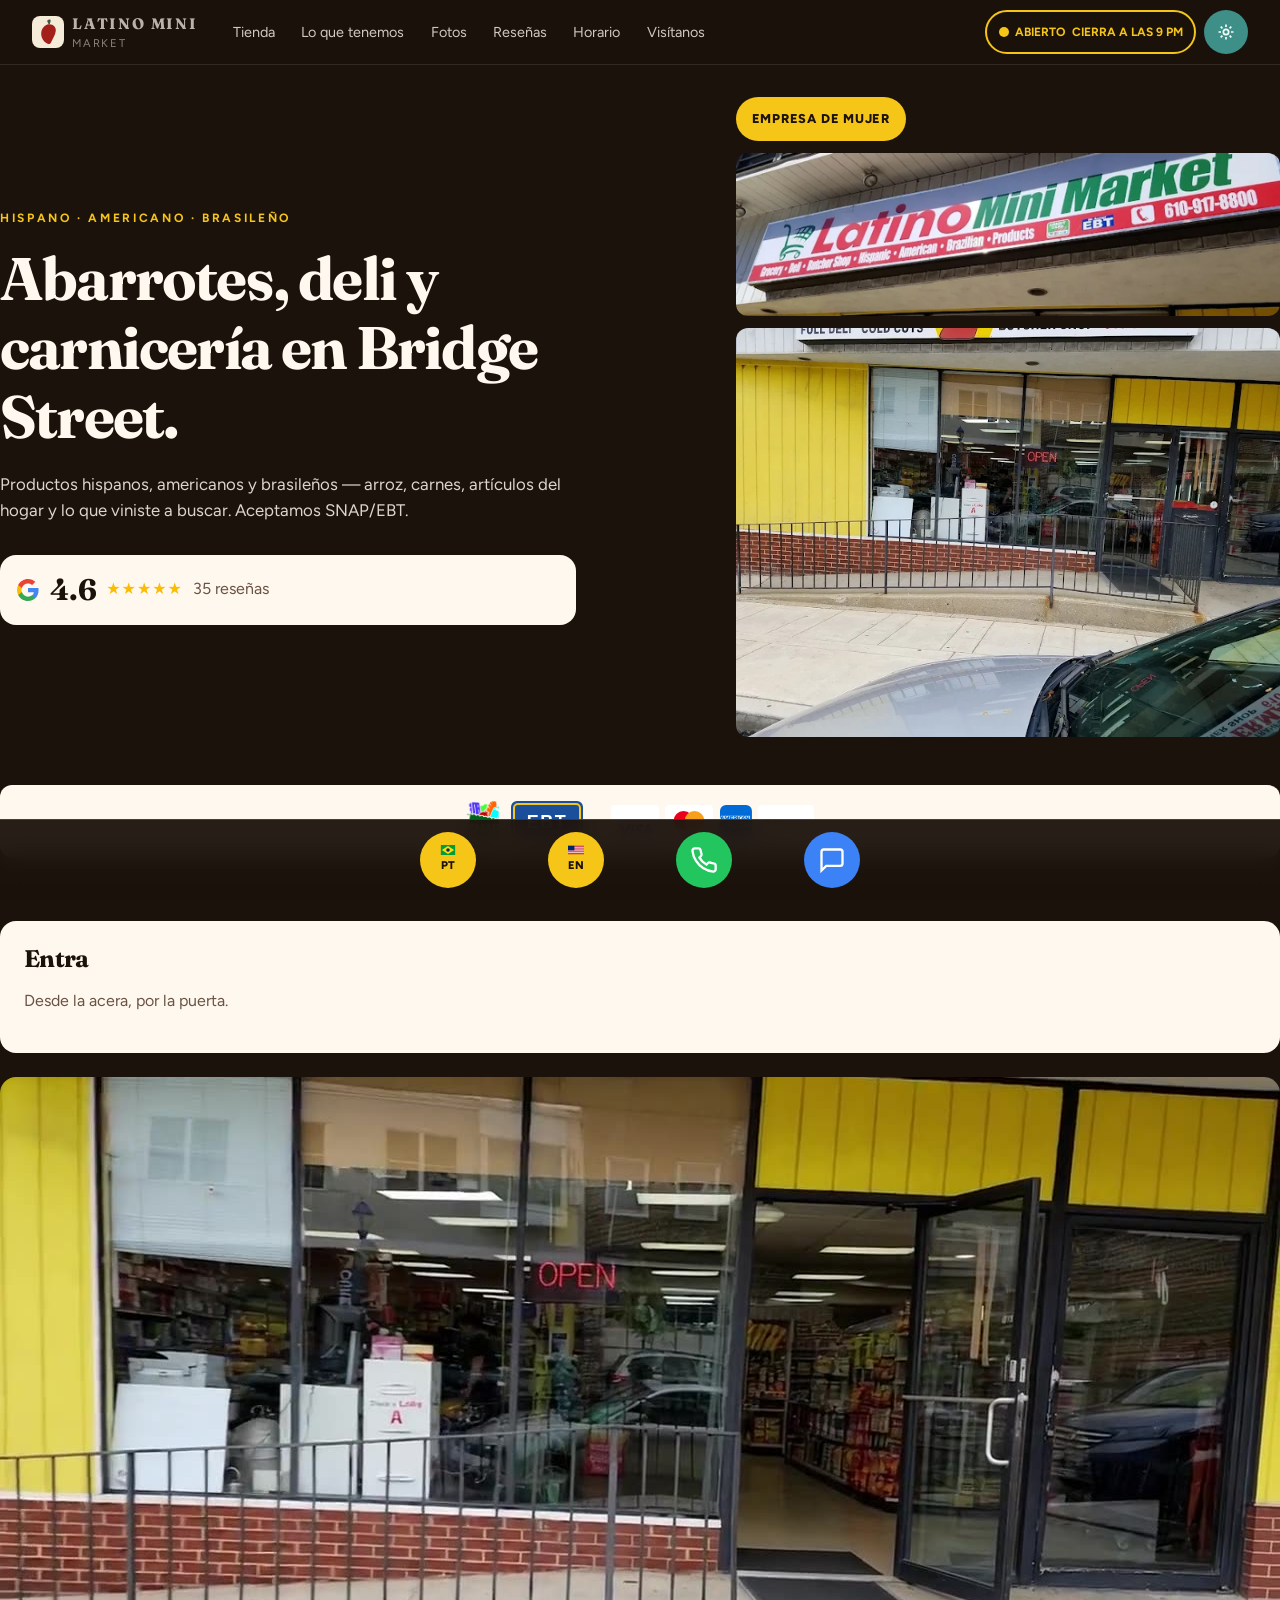
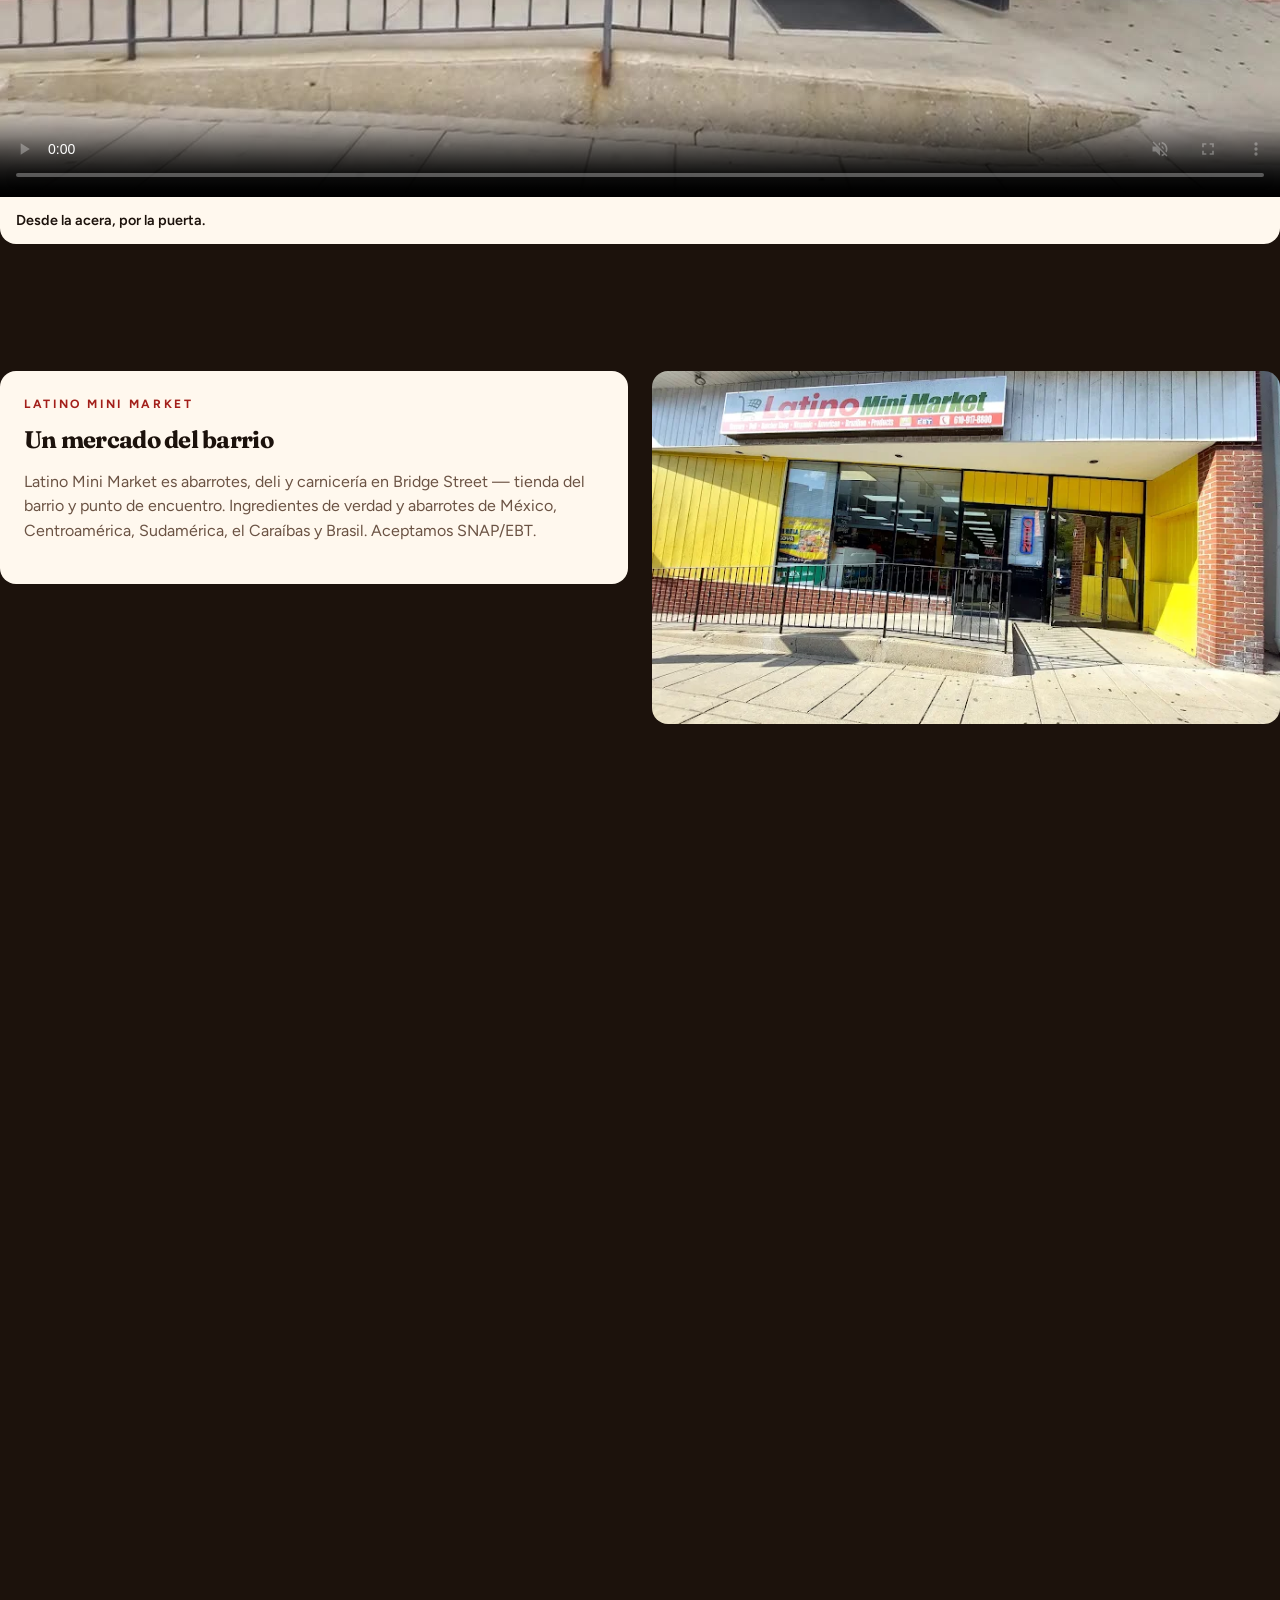
<file: docs/index.html>
<!DOCTYPE html>
<html lang="es" translate="no" class="notranslate">
  <!-- latino-mini-market pages 20260918d -->
  <head>
    <meta charset="utf-8" />
    <meta name="viewport" content="width=device-width, initial-scale=1" />
    <title>Latino Mini Market | Grocery, Deli & Butcher in Phoenixville, PA</title>
    <meta
      name="description"
      content="Hispanic, American, and Brazilian grocery on Bridge Street. SNAP/EBT welcome. Fresh produce, carnicería, and imports. Open 9 AM–9 PM daily. 317 Bridge St · (610) 917-8800."
    />
    <meta name="robots" content="index, follow, max-image-preview:large" />
    <meta name="google" content="notranslate" />
    <meta name="theme-color" content="#a31f1a" />
    <meta name="author" content="Latino Mini Market" />
    <meta name="geo.region" content="US-PA" />
    <meta name="geo.placename" content="Phoenixville" />
    <meta name="geo.position" content="40.1336;-75.5159" />
    <meta name="ICBM" content="40.1336, -75.5159" />
    <link rel="canonical" href="https://sysopx786.github.io/latino-mini-market/" />
    <link rel="icon" type="image/svg+xml" href="favicon.svg" />
    <link rel="apple-touch-icon" href="og.jpg" />
    <meta property="og:type" content="website" />
    <meta property="og:locale" content="es_US" />
    <meta property="og:locale:alternate" content="en_US" />
    <meta property="og:locale:alternate" content="pt_BR" />
    <meta property="og:site_name" content="Latino Mini Market" />
    <meta property="og:title" content="Latino Mini Market | Grocery, Deli & Butcher in Phoenixville, PA" />
    <meta
      property="og:description"
      content="Hispanic, American, and Brazilian grocery on Bridge Street. SNAP/EBT welcome. Open 9 AM–9 PM daily."
    />
    <meta property="og:url" content="https://sysopx786.github.io/latino-mini-market/" />
    <meta property="og:image" content="https://sysopx786.github.io/latino-mini-market/og.jpg" />
    <meta property="og:image:width" content="1200" />
    <meta property="og:image:height" content="630" />
    <meta property="og:image:alt" content="Latino Mini Market storefront in Phoenixville, Pennsylvania" />
    <meta name="twitter:card" content="summary_large_image" />
    <meta name="twitter:title" content="Latino Mini Market | Grocery, Deli & Butcher in Phoenixville, PA" />
    <meta
      name="twitter:description"
      content="Hispanic, American, and Brazilian grocery on Bridge Street. SNAP/EBT welcome. Open 9 AM–9 PM daily."
    />
    <meta name="twitter:image" content="https://sysopx786.github.io/latino-mini-market/og.jpg" />
    <link rel="preload" as="image" href="images/sign-hero.webp" fetchpriority="high" />
    <link rel="preconnect" href="https://fonts.googleapis.com" />
    <link rel="preconnect" href="https://fonts.gstatic.com" crossorigin />
    <link
      rel="stylesheet"
      href="https://fonts.googleapis.com/css2?family=Figtree:ital,wght@0,400;0,500;0,600;1,400&family=Fraunces:opsz,wght@9..144,500;9..144,600&display=swap"
    />
    <link rel="stylesheet" href="styles.css?v=20260919a" />
    <script type="application/ld+json">
    {
      "@context": "https://schema.org",
      "@type": "GroceryStore",
      "@id": "https://sysopx786.github.io/latino-mini-market/#store",
      "name": "Latino Mini Market",
      "legalName": "Alaia Business Corp",
      "alternateName": "LATINO MINI MARKET",
      "url": "https://sysopx786.github.io/latino-mini-market/",
      "image": [
        "https://sysopx786.github.io/latino-mini-market/images/storefront.webp",
        "https://sysopx786.github.io/latino-mini-market/images/sign.webp",
        "https://sysopx786.github.io/latino-mini-market/og.jpg"
      ],
      "logo": "https://sysopx786.github.io/latino-mini-market/favicon.svg",
      "telephone": "+16109178800",
      "priceRange": "$",
      "currenciesAccepted": "USD",
      "paymentAccepted": "Cash, Credit Card, Debit Card, SNAP, EBT",
      "address": {
        "@type": "PostalAddress",
        "streetAddress": "317 Bridge Street",
        "addressLocality": "Phoenixville",
        "addressRegion": "PA",
        "postalCode": "19460",
        "addressCountry": "US"
      },
      "geo": { "@type": "GeoCoordinates", "latitude": 40.1336, "longitude": -75.5159 },
      "hasMap": "https://www.google.com/maps/search/?api=1&query=Latinominimarket+317+Bridge+St+Phoenixville+PA+19460",
      "areaServed": { "@type": "City", "name": "Phoenixville" },
      "openingHours": "Mo-Su 09:00-21:00",
      "openingHoursSpecification": [
        { "@type": "OpeningHoursSpecification", "dayOfWeek": ["Monday","Tuesday","Wednesday","Thursday","Friday","Saturday","Sunday"], "opens": "09:00", "closes": "21:00" }
      ],
      "aggregateRating": {
        "@type": "AggregateRating",
        "ratingValue": 4.6,
        "reviewCount": 35,
        "bestRating": 5,
        "worstRating": 1
      }
    }
    </script>
  </head>
  <body>
    <a class="skip" href="#hero">Saltar al contenido</a>
    <noscript>
      <p>Latino Mini Market — 317 Bridge Street, Phoenixville, PA 19460. (610) 917-8800. Open 9 AM–9 PM daily. SNAP/EBT accepted.</p>
    </noscript>
    <header class="header">
      <div class="wrap header-row">
        <a class="brand" href="#top">
          <svg class="mark" viewBox="0 0 32 32" aria-hidden="true">
            <rect width="32" height="32" rx="8" fill="#f4ebd8"/>
            <path d="M15.2 5.2c.2-1.4 1.6-2.2 2.8-1.6.6.3.8 1 .6 1.7L17.8 8c-.4.2-.9.2-1.3 0l-1.3-2.8z" fill="#3d5a40"/>
            <path d="M16.6 8.2c-3.2.4-6.4 3.4-7.2 7.4-1 5.2 1.6 10.2 6.2 12.2 1.4.6 2.8.2 3.4-1.2 1.8-4.2 4.6-8.2 4.8-12.2.2-3.2-2.4-6.6-7.2-6.2z" fill="#a31f1a"/>
          </svg>
          <span><b>Latino Mini</b><span>Market</span></span>
        </a>
        <nav id="nav" class="nav" aria-label="Primary"></nav>
        <div id="status" class="status"></div>
        <button id="ask-btn" class="ask-btn" type="button" aria-label="Ask">
          <svg width="20" height="20" viewBox="0 0 24 24" fill="none" stroke="currentColor" stroke-width="2"><path d="M12 3v3M12 18v3M3 12h3M18 12h3M5.6 5.6l2.1 2.1M16.3 16.3l2.1 2.1M18.4 5.6l-2.1 2.1M7.7 16.3l-2.1 2.1"/><circle cx="12" cy="12" r="3.2"/></svg>
        </button>
        <button id="menu-btn" class="menu-btn" type="button" aria-label="Menu">
          <svg width="22" height="22" viewBox="0 0 24 24" fill="none" stroke="currentColor" stroke-width="2"><path d="M4 7h16M4 12h16M4 17h16"/></svg>
        </button>
      </div>
      <div id="drawer" class="drawer wrap"></div>
    </header>

    <main id="top">
      <section class="hero wrap" id="hero"></section>
      <div id="facts" class="facts wrap"></div>
      <section class="section wrap" id="entrance">
        <div class="card" id="video-head"></div>
        <div class="video-grid" id="videos"></div>
      </section>
      <section class="section wrap grid-2" id="about"></section>
      <section class="section wrap" id="shop">
        <div class="card" id="shop-head"></div>
        <div class="depts" id="depts"></div>
        <div class="card" id="pantry-head" style="margin-top: 3rem"></div>
        <ul class="gallery pantry-shots" id="pantry-shots"></ul>
        <div class="card" id="stock-intro" style="margin-top: 3rem"></div>
        <div class="stock-grid" id="stock"></div>
      </section>
      <section class="section wrap" id="photos">
        <div class="card" id="photos-head"></div>
        <div id="gallery-sections"></div>
      </section>
      <section class="section paper" id="reviews">
        <div class="wrap">
          <div id="reviews-head"></div>
          <div class="grid-2" style="margin-top: 2.5rem; align-items: start">
            <div class="g-card" id="gcard"></div>
            <div>
              <div id="review-list" class="reviews"></div>
              <button id="more" class="more" type="button"></button>
            </div>
          </div>
        </div>
      </section>
      <section class="section wrap grid-2" id="hours">
        <div class="card" id="hours-card"></div>
        <div class="card" id="visit"></div>
      </section>
    </main>

    <footer class="footer wrap" id="footer"></footer>
    <div class="dock"><div class="dock-row" id="dock"></div></div>
    <div id="lightbox" hidden>
      <div class="lb-bar">
        <p id="lb-count"></p>
        <button id="lb-close" class="lb-close" type="button" aria-label="Close">
          <svg width="22" height="22" viewBox="0 0 24 24" fill="none" stroke="currentColor" stroke-width="2"><path d="M18 6 6 18M6 6l12 12"/></svg>
        </button>
      </div>
      <div class="lb-stage" id="lb-stage">
        <button id="lb-prev" class="lb-nav lb-prev" type="button" aria-label="Previous">
          <svg width="24" height="24" viewBox="0 0 24 24" fill="none" stroke="currentColor" stroke-width="2"><path d="M15 18 9 12l6-6"/></svg>
        </button>
        <img id="lb-img" alt="" />
        <button id="lb-next" class="lb-nav lb-next" type="button" aria-label="Next">
          <svg width="24" height="24" viewBox="0 0 24 24" fill="none" stroke="currentColor" stroke-width="2"><path d="m9 18 6-6-6-6"/></svg>
        </button>
      </div>
      <div class="lb-cap"><div id="lb-desc"></div></div>
    </div>
    <script src="data.js?v=20260919a"></script>
    <script src="app.js?v=20260919a"></script>
  </body>
</html>
</file>
<file: docs/styles.css>
:root {
  --bg: #f4ebd8;
  --surface: #fff8ee;
  --fg: #1c120c;
  --muted: #6b5344;
  --primary: #a31f1a;
  --primary-fg: #fff8ee;
  --signal: #f5c518;
  --signal-fg: #1c120c;
  --call: #22c55e;
  --sms: #3b82f6;
  --ask: #3d8f88;
  --ask-fg: #f4fffd;
  --google: #fbbc04;
  --card: #ffffff;
  --success: #3d5a40;
  --display: "Fraunces", Georgia, serif;
  --sans: "Figtree", system-ui, sans-serif;
  --dock: calc(5.75rem + env(safe-area-inset-bottom, 0px));
}
* { box-sizing: border-box; }
html { scroll-behavior: smooth; overflow-x: clip; }
body {
  margin: 0;
  font-family: var(--sans);
  background: var(--fg);
  color: var(--primary-fg);
  line-height: 1.55;
  padding-bottom: var(--dock);
  overflow-x: clip;
}
.skip {
  position: absolute;
  left: -999px;
  top: 0;
  z-index: 80;
  padding: 0.75rem 1rem;
  background: var(--signal);
  color: var(--signal-fg);
  font-weight: 700;
}
.skip:focus { left: 1rem; top: 1rem; }
#stock, #ask { scroll-margin-top: 5rem; }
#entrance, #shop, #photos, #reviews, #hours {
  content-visibility: auto;
  contain-intrinsic-size: 1px 2400px;
}
h1, h2, h3, h4 { font-family: var(--display); letter-spacing: -0.03em; line-height: 1.15; margin: 0; }
img { max-width: 100%; display: block; }
a { color: inherit; }
button { font: inherit; cursor: pointer; border: 0; background: none; color: inherit; }
.wrap { width: 100%; max-width: 80rem; margin: 0 auto; padding: 0 1rem; }
@media (min-width: 640px) { .wrap { padding: 0 1.5rem; } }
@media (min-width: 1024px) { .wrap { padding: 0 2rem; } }
.header {
  position: sticky; top: 0; z-index: 40;
  background: rgb(28 18 12 / 0.95);
  border-bottom: 1px solid rgb(255 248 238 / 0.1);
  backdrop-filter: blur(12px);
}
.header-row { display: flex; align-items: center; gap: 0.5rem; height: 4rem; }
.brand { display: flex; min-width: 0; align-items: center; gap: 0.5rem; text-decoration: none; color: var(--primary-fg); }
.brand .mark { width: 2rem; height: 2rem; flex-shrink: 0; }
.brand b { display: block; font-family: var(--display); font-size: 0.95rem; text-transform: uppercase; }
.brand span { display: block; font-size: 0.7rem; letter-spacing: 0.16em; text-transform: uppercase; opacity: 0.7; }
.nav { display: none; gap: 0.25rem; margin-left: 1rem; }
.nav a { padding: 0.5rem 0.7rem; text-decoration: none; font-size: 0.9rem; color: rgb(255 248 238 / 0.8); }
@media (min-width: 1024px) { .nav { display: flex; } .menu-btn { display: none; } }
.menu-btn { width: 2.75rem; height: 2.75rem; flex-shrink: 0; }
.ask-btn {
  width: 2.75rem; height: 2.75rem; flex-shrink: 0; border-radius: 999px;
  background: var(--ask); color: var(--ask-fg);
  display: inline-flex; align-items: center; justify-content: center;
}
.status {
  display: inline-flex; align-items: center; gap: 0.4rem;
  height: 2.75rem; padding: 0 0.7rem; margin-left: auto;
  border: 2px solid var(--signal); border-radius: 999px;
  color: var(--signal); font-weight: 700; font-size: 0.75rem;
  text-transform: uppercase; animation: flash 1.05s ease-in-out infinite;
  white-space: nowrap;
}
.status.closed { background: var(--signal); color: var(--signal-fg); }
.status-dot { width: 0.65rem; height: 0.65rem; border-radius: 999px; background: var(--signal); animation: pulse 1.05s ease-in-out infinite; }
@keyframes flash {
  0%, 100% { box-shadow: 0 0 0 0 rgb(245 197 24 / 0.85); }
  50% { box-shadow: 0 0 0 16px rgb(245 197 24 / 0); }
}
@keyframes pulse { 50% { opacity: 0.35; transform: scale(0.72); } }
.drawer { display: none; padding: 0.75rem 1rem 1.25rem; background: var(--bg); color: var(--fg); }
.drawer.open { display: grid; gap: 0.15rem; }
.drawer-bar { display: flex; align-items: center; justify-content: space-between; gap: 0.75rem; margin: 0 -0.25rem 0.25rem; }
.drawer-bar a, .drawer-bar button { min-height: 2.75rem; font-weight: 700; }
.drawer a { padding: 0.75rem; text-decoration: none; border-radius: 8px; color: var(--fg); }
.drawer-actions { display: grid; grid-template-columns: 1fr 1fr 1fr; gap: 0.5rem; margin-top: 0.75rem; }
.drawer-actions a { display: flex; min-height: 2.75rem; align-items: center; justify-content: center; font-size: 0.75rem; font-weight: 700; color: #fff; }
.drawer-actions .call { background: var(--call); }
.drawer-actions .sms { background: var(--sms); }
.drawer-actions .dir { background: var(--primary); }
.drawer-meta { margin: 0.75rem 0 0; font-size: 0.875rem; color: var(--muted); }
.hero { padding: 2rem 0 3rem; }
.hero-grid { display: grid; gap: 1.75rem; width: 100%; }
.hero-photo { width: 100%; max-width: 22rem; margin-inline: auto; }
.hero-copy { min-width: 0; }
.hero-copy .kicker { margin-top: 0; }
@media (min-width: 768px) {
  .hero-grid {
    grid-template-columns: minmax(0, 1.15fr) minmax(16rem, 0.9fr);
    align-items: center;
    gap: 2.5rem;
  }
  .hero-copy { order: 1; }
  .hero-photo { order: 2; max-width: none; margin: 0; }
  .hero h1, .lede, .g-pill { max-width: none; }
}
.owned-hero {
  display: inline-flex; align-items: center; min-height: 2.75rem;
  margin: 0 0 0.75rem; padding: 0 1rem; border-radius: 999px;
  background: var(--signal); color: var(--signal-fg);
  font-size: 0.8rem; font-weight: 800; letter-spacing: 0.06em; text-transform: uppercase;
}
.sign { width: 100%; border-radius: 12px; overflow: hidden; background: var(--fg); }
.sign img { width: 100%; height: auto; display: block; }
.hero-entrance img { aspect-ratio: 4 / 3; object-fit: cover; object-position: center 65%; }
.kicker { margin-top: 2rem; font-size: 0.75rem; font-weight: 700; letter-spacing: 0.22em; text-transform: uppercase; color: var(--signal); }
.hero h1 { margin-top: 1rem; max-width: 40rem; font-size: clamp(2rem, 5vw, 3.75rem); }
.lede { margin-top: 1.25rem; max-width: 36rem; font-size: 1.05rem; color: rgb(255 248 238 / 0.85); }
.g-pill {
  margin-top: 2rem; display: flex; align-items: center; gap: 0.6rem;
  max-width: 36rem; padding: 0.75rem 1rem; border-radius: 1rem;
  background: var(--surface); color: var(--fg); text-decoration: none;
}
.g-pill b { font-family: var(--display); font-size: 1.85rem; }
.stars { color: var(--google); letter-spacing: 1px; }
.facts {
  border-radius: 12px;
  background: var(--surface);
  color: var(--fg);
  padding: 1rem 1.25rem;
}
.pay-row { display: flex; flex-wrap: wrap; align-items: center; justify-content: center; gap: 1rem 1.75rem; }
.pay-ebt { display: flex; align-items: center; gap: 0.75rem; }
.pay-ebt img { height: 2.5rem; width: auto; }
.pay-cards { display: flex; align-items: center; gap: 0.4rem; list-style: none; margin: 0; padding: 0; }
.pay-cards img { height: 2rem; width: auto; }
.pay-cards img[alt="American Express"] { width: 2rem; height: 2rem; object-fit: cover; border-radius: 6px; }
.video-grid { display: grid; gap: 1rem; margin-top: 1.5rem; }
.video-grid figure { margin: 0; overflow: hidden; border-radius: 16px; background: var(--fg); }
.video-grid video { display: block; width: 100%; aspect-ratio: 16 / 9; background: #000; }
.video-grid figcaption { background: var(--surface); color: var(--fg); padding: 0.75rem 1rem; font-size: 0.9rem; font-weight: 600; }
.section { padding: 4rem 0; }
.grid-2 { display: grid; gap: 1.5rem; }
@media (min-width: 768px) { .grid-2 { grid-template-columns: 1fr 1fr; align-items: start; } }
.photo { width: 100%; border-radius: 16px; object-fit: cover; max-height: 28rem; }
.card { background: var(--surface); color: var(--fg); border-radius: 16px; padding: 1.5rem; }
.owned {
  display: inline-flex; align-items: center; min-height: 2.75rem;
  margin: 0 0 0.75rem; padding: 0 1rem; border-radius: 999px;
  background: var(--surface); color: var(--fg); font-size: 0.875rem; font-weight: 700;
}
.about-photo { margin: 0; }
.depts { display: grid; gap: 1.5rem; margin-top: 2.5rem; }
@media (min-width: 640px) { .depts { grid-template-columns: 1fr 1fr; } }
.dept { overflow: hidden; border-radius: 16px; background: var(--surface); color: var(--fg); }
.dept img { aspect-ratio: 4/3; width: 100%; object-fit: cover; }
.dept div { padding: 1.25rem; }
.muted { color: var(--muted); }
.pills { display: flex; flex-wrap: wrap; gap: 0.5rem; margin: 0; padding: 0; list-style: none; }
.pills li { background: var(--bg); color: var(--fg); border-radius: 999px; padding: 0.35rem 0.75rem; font-size: 0.875rem; }
.stock-grid { display: grid; gap: 1rem; margin-top: 1.5rem; align-items: start; }
@media (min-width: 768px) { .stock-grid { grid-template-columns: 1fr 1fr; } }
.gallery { display: grid; grid-template-columns: 1fr 1fr; gap: 0.75rem; margin-top: 2.5rem; padding: 0; list-style: none; }
@media (min-width: 640px) { .gallery { grid-template-columns: 1fr 1fr 1fr; } }
@media (min-width: 1024px) { .gallery { grid-template-columns: 1fr 1fr 1fr 1fr; } }
.gallery li { margin: 0; background: var(--surface); border-radius: 12px; overflow: hidden; }
.gallery .g-open {
  display: flex; flex-direction: column; width: 100%; height: 100%;
  margin: 0; padding: 0; border: 0; border-radius: 12px; overflow: hidden;
  background: var(--surface); color: inherit; text-align: left; cursor: pointer;
}
.gallery .g-open img, .gallery > li > img { aspect-ratio: 1; width: 100%; object-fit: cover; border-radius: 0; display: block; }
.g-cap {
  display: -webkit-box; -webkit-line-clamp: 2; -webkit-box-orient: vertical; overflow: hidden;
  min-height: 2.5rem; padding: 0.5rem 0.65rem 0.65rem;
  font-size: 0.75rem; font-weight: 600; line-height: 1.3; color: var(--fg);
}
.gallery.tight { margin-top: 1rem; }
.photos-sub { font-family: var(--display); font-size: 1.65rem; font-weight: 600; margin: 2.5rem 0 0; color: var(--primary-fg); }
.pantry-shots { grid-template-columns: 1fr 1fr; }
.pantry-shots img, .pantry-shots .g-open img { aspect-ratio: 3/4; object-position: bottom; }
@media (min-width: 640px) { .pantry-shots { grid-template-columns: 1fr 1fr 1fr; } }
@media (min-width: 1024px) { .pantry-shots { grid-template-columns: repeat(5, 1fr); } }
#lightbox {
  position: fixed; inset: 0; z-index: 100;
  display: grid;
  grid-template-rows: auto minmax(0, 1fr) auto;
  background: var(--fg);
}
#lightbox[hidden] { display: none; }
.lb-bar {
  display: flex; align-items: center; justify-content: space-between;
  gap: 0.75rem; padding: 0.75rem 1rem; color: var(--primary-fg);
}
.lb-close, .lb-nav {
  width: 2.75rem; height: 2.75rem; border: 0; border-radius: 999px;
  display: inline-flex; align-items: center; justify-content: center; cursor: pointer;
}
.lb-close { background: var(--surface); color: var(--fg); }
.lb-stage {
  position: relative; min-height: 0;
  display: flex; align-items: center; justify-content: center;
  padding: 0.5rem 3.25rem;
}
.lb-stage img { max-width: 100%; max-height: 100%; object-fit: contain; outline: none; }
.lb-nav { position: absolute; top: 50%; transform: translateY(-50%); background: var(--signal); color: var(--signal-fg); }
.lb-prev { left: 0.35rem; }
.lb-next { right: 0.35rem; }
.lb-cap {
  margin: 0 0.75rem 0.75rem;
  max-height: 42vh; overflow-y: auto;
  background: var(--surface); color: var(--fg);
  border-radius: 12px; padding: 1rem;
}
.lb-cap p { margin: 0; font-size: 0.95rem; line-height: 1.5; color: var(--muted); }
.lb-cap .lb-title { margin: 0 0 0.5rem; font-family: var(--display); font-size: 1.15rem; font-weight: 600; line-height: 1.25; color: var(--fg); }
.lb-chips { margin-top: 0.75rem; }
.lb-chips p { font-size: 0.7rem; font-weight: 700; letter-spacing: 0.16em; text-transform: uppercase; color: var(--muted); margin: 0 0 0.4rem; }
@media (min-width: 768px) {
  #lightbox {
    grid-template-columns: minmax(0, 1fr) minmax(17rem, 22rem);
    grid-template-rows: auto minmax(0, 1fr);
  }
  .lb-bar { grid-column: 1 / -1; }
  .lb-cap {
    grid-column: 2; grid-row: 2;
    margin: 0 1.25rem 1.25rem 0;
    max-height: none; align-self: stretch;
  }
}
.ask {
  margin-top: 1.25rem;
  background: var(--fg);
  color: var(--primary-fg);
  border-radius: 16px;
  padding: 1rem 1.1rem;
}
.ask .kicker { color: var(--ask) !important; display: flex; align-items: center; gap: 0.4rem; }
.ask-row { display: flex; gap: 0.5rem; }
.ask-row input {
  flex: 1; min-width: 0; height: 3rem; border: 0; border-radius: 12px;
  background: rgb(255 248 238 / 0.1); color: var(--primary-fg); padding: 0 1rem; font: inherit;
  outline: 1px solid rgb(255 248 238 / 0.15);
}
.ask-row input:focus { outline: 2px solid var(--ask); }
.ask-row input::placeholder { color: rgb(255 248 238 / 0.4); }
.ask-row button {
  height: 3rem; border: 0; border-radius: 12px; padding: 0 1rem;
  background: var(--ask); color: var(--ask-fg); font-weight: 800; cursor: pointer;
}
.ask-sug { margin-top: 0.75rem; }
.ask-sug li { background: rgb(255 248 238 / 0.1); color: var(--primary-fg); }
.ask-sug button { border: 0; background: transparent; font: inherit; color: inherit; cursor: pointer; padding: 0; }
#ask-out:not(:empty) {
  margin-top: 1rem; background: rgb(255 248 238 / 0.08);
  border-radius: 12px; padding: 1rem;
}
#ask-out p { margin: 0; font-size: 0.95rem; color: var(--primary-fg); }
#ask-out .pills li { background: rgb(61 143 136 / 0.25); color: var(--ask-fg); }
.paper { background: var(--surface); color: var(--fg); }
.g-card { background: var(--card); border-radius: 1.25rem; padding: 1.75rem; border: 1px solid rgb(28 18 12 / 0.08); }
.hist { display: flex; align-items: center; gap: 0.75rem; font-size: 0.875rem; }
.bar { flex: 1; height: 0.65rem; background: rgb(28 18 12 / 0.1); border-radius: 999px; overflow: hidden; }
.bar > span { display: block; height: 100%; background: var(--google); }
.write {
  display: flex; min-height: 3rem; align-items: center; justify-content: center;
  margin-top: 2rem; border-radius: 8px; background: var(--fg); color: var(--primary-fg);
  text-decoration: none; font-weight: 700; font-size: 0.9rem;
}
.reviews { display: grid; gap: 1rem; margin-top: 2rem; }
.review { background: var(--bg); border-radius: 12px; padding: 1rem 1.1rem; }
.hours li { display: flex; justify-content: space-between; padding: 0.75rem 1.1rem; border-bottom: 1px solid rgb(28 18 12 / 0.08); list-style: none; }
.hours { margin: 1.5rem 0 0; padding: 0; background: var(--bg); border-radius: 12px; }
.map { margin-top: 1rem; border: 0; width: 100%; height: 16rem; border-radius: 12px; }
.footer { padding: 2rem 0 1rem; color: rgb(255 248 238 / 0.7); font-size: 0.875rem; }
.footer-nav { display: flex; flex-wrap: wrap; gap: 0.75rem 1.25rem; margin: 0 0 1rem; }
.footer-nav a { color: var(--primary-fg); text-underline-offset: 3px; }
.dock {
  position: fixed; inset: auto 0 0 0; z-index: 50;
  background: rgb(28 18 12 / 0.95);
  border-top: 1px solid rgb(255 248 238 / 0.15);
  padding: 0.75rem 0.75rem max(0.75rem, env(safe-area-inset-bottom));
  backdrop-filter: blur(12px);
}
.dock-row { max-width: 32rem; margin: 0 auto; display: grid; grid-template-columns: 1fr 1fr 1fr 1fr; justify-items: center; }
body.lightbox-open .dock { display: none; }
.circle {
  width: 3.5rem; height: 3.5rem; border-radius: 999px; display: flex; flex-direction: column;
  align-items: center; justify-content: center; gap: 2px; text-decoration: none; font-weight: 800; font-size: 0.7rem;
}
.lang { background: var(--signal); color: var(--signal-fg); }
.call { background: var(--call); color: #fff; }
.sms { background: var(--sms); color: #fff; }
.more { margin-top: 1rem; min-height: 2.75rem; padding: 0 1rem; border-radius: 8px; background: var(--fg); color: var(--primary-fg); }
@media (prefers-reduced-motion: reduce) {
  .status, .status-dot { animation: none; }
}
</file>
